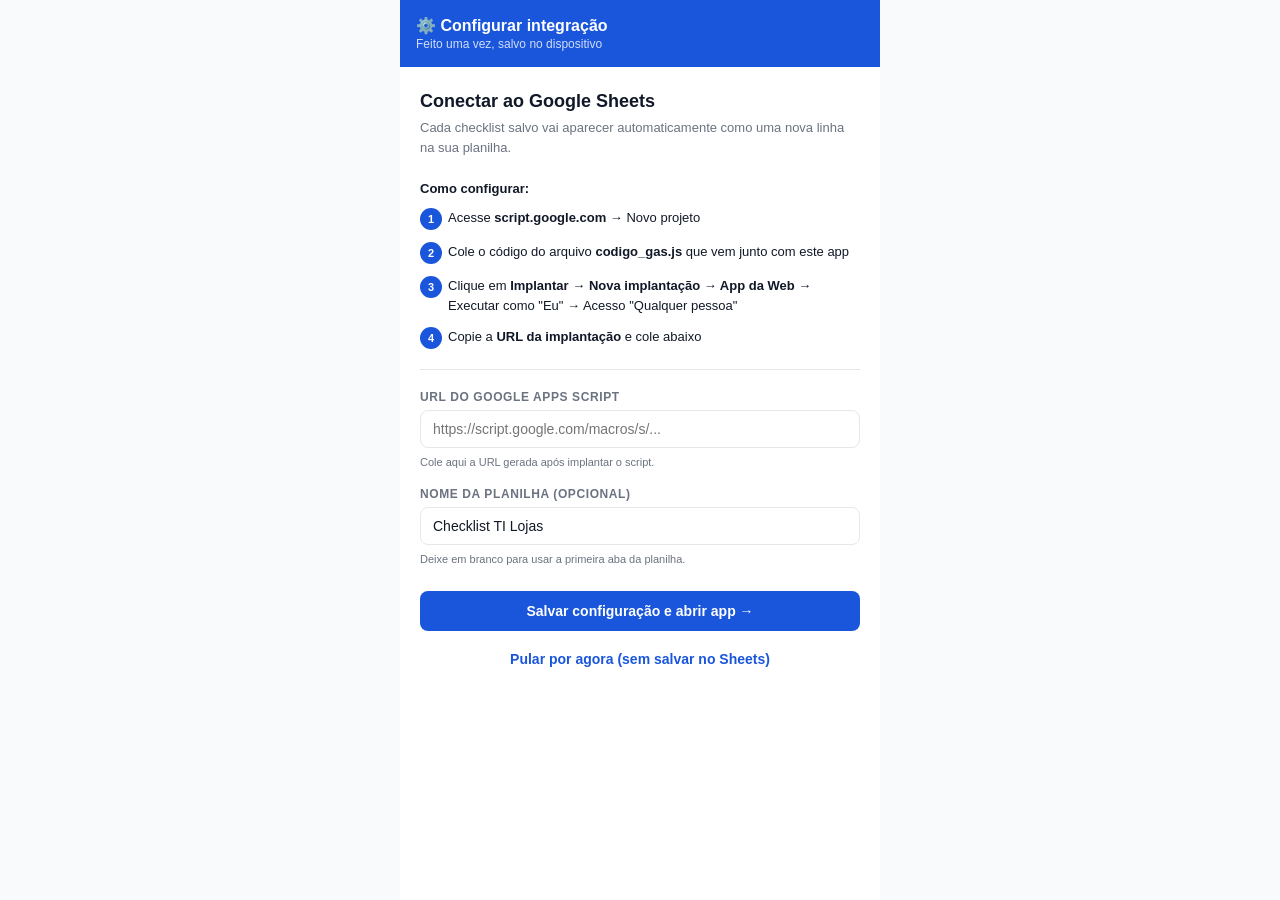
<file: index (1).html>
<!DOCTYPE html>
<html lang="pt-BR">
<head>
  <meta charset="UTF-8">
  <meta name="viewport" content="width=device-width, initial-scale=1.0, maximum-scale=1.0, user-scalable=no">
  <meta name="theme-color" content="#1a56db">
  <meta name="apple-mobile-web-app-capable" content="yes">
  <meta name="apple-mobile-web-app-status-bar-style" content="black-translucent">
  <meta name="apple-mobile-web-app-title" content="Checklist TI">
  <title>Checklist TI – Visita Loja</title>
  <link rel="manifest" href="manifest.json">
  <link rel="apple-touch-icon" href="icon-192.png">
  <style>
    :root {
      --brand: #1a56db;
      --brand-dark: #1448b8;
      --ok: #059669;
      --ok-light: #d1fae5;
      --atencao: #d97706;
      --atencao-light: #fef3c7;
      --critico: #dc2626;
      --critico-light: #fee2e2;
      --na: #6b7280;
      --na-light: #f3f4f6;
      --bg: #f9fafb;
      --surface: #ffffff;
      --border: #e5e7eb;
      --border-light: #f3f4f6;
      --text: #111827;
      --text-secondary: #6b7280;
      --radius: 8px;
    }
    * { box-sizing: border-box; margin: 0; padding: 0; -webkit-tap-highlight-color: transparent; }
    html, body { height: 100%; overflow: hidden; }
    body {
      font-family: -apple-system, BlinkMacSystemFont, 'Segoe UI', sans-serif;
      background: var(--bg);
      color: var(--text);
    }

    /* ── APP SHELL ── */
    #app {
      display: flex;
      flex-direction: column;
      height: 100%;
      height: 100dvh;
      max-width: 480px;
      margin: 0 auto;
      background: var(--surface);
      position: relative;
    }

    /* ── SCREENS ── */
    .screen { display: none; flex-direction: column; height: 100%; }
    .screen.active { display: flex; }

    /* ── TOPBAR ── */
    .topbar {
      background: var(--brand);
      color: #fff;
      padding: 12px 16px 10px;
      flex-shrink: 0;
      padding-top: calc(12px + env(safe-area-inset-top));
    }
    .topbar-title {
      font-size: 15px;
      font-weight: 600;
      display: flex;
      align-items: center;
      gap: 6px;
    }
    .topbar-title svg { width: 16px; height: 16px; opacity: 0.9; }
    .topbar-sub { font-size: 11px; opacity: 0.75; margin-top: 2px; }
    .topbar-meta { display: flex; gap: 8px; margin-top: 10px; }
    .meta-field {
      background: rgba(255,255,255,0.15);
      border-radius: 6px;
      padding: 5px 8px;
      font-size: 11px;
      flex: 1;
      color: #fff;
    }
    .meta-field input, .meta-field select {
      background: transparent;
      border: none;
      outline: none;
      color: #fff;
      font-size: 11px;
      width: 100%;
      font-family: inherit;
    }
    .meta-field input::placeholder { color: rgba(255,255,255,0.55); }
    .meta-field select option { color: #111; background: #fff; }
    .meta-label { font-size: 10px; opacity: 0.65; margin-bottom: 2px; }

    /* ── PROGRESS BAR ── */
    .progress-bar-wrap {
      background: var(--brand);
      padding: 0 16px 12px;
      flex-shrink: 0;
    }
    .progress-track {
      background: rgba(255,255,255,0.25);
      border-radius: 99px;
      height: 5px;
      overflow: hidden;
    }
    .progress-fill {
      background: #fff;
      height: 100%;
      border-radius: 99px;
      transition: width 0.3s ease;
    }
    .progress-txt {
      display: flex;
      justify-content: space-between;
      font-size: 10px;
      color: rgba(255,255,255,0.8);
      margin-top: 4px;
    }

    /* ── SECTION TABS ── */
    .section-tabs {
      display: flex;
      overflow-x: auto;
      background: var(--surface);
      border-bottom: 1px solid var(--border);
      scrollbar-width: none;
      flex-shrink: 0;
    }
    .section-tabs::-webkit-scrollbar { display: none; }
    .tab {
      padding: 9px 13px;
      font-size: 12px;
      white-space: nowrap;
      cursor: pointer;
      border-bottom: 2px solid transparent;
      color: var(--text-secondary);
      flex-shrink: 0;
      user-select: none;
      transition: color 0.15s;
    }
    .tab.active { color: var(--brand); border-bottom-color: var(--brand); font-weight: 600; }
    .tab-dot {
      display: inline-block;
      width: 5px; height: 5px;
      border-radius: 50%;
      margin-left: 4px;
      vertical-align: middle;
      background: var(--border);
      transition: background 0.2s;
    }
    .tab-dot.done { background: var(--ok); }
    .tab-dot.partial { background: var(--atencao); }

    /* ── SECTION CONTENT ── */
    .section-content {
      flex: 1;
      overflow-y: auto;
      -webkit-overflow-scrolling: touch;
      padding-bottom: 70px;
    }
    .section-header {
      background: var(--bg);
      padding: 8px 16px 5px;
      font-size: 10px;
      font-weight: 600;
      color: var(--text-secondary);
      letter-spacing: 0.06em;
      text-transform: uppercase;
      border-bottom: 1px solid var(--border-light);
      position: sticky;
      top: 0;
      z-index: 2;
    }
    .item-row {
      background: var(--surface);
      padding: 10px 14px;
      border-bottom: 1px solid var(--border-light);
      display: flex;
      align-items: center;
      gap: 10px;
    }
    .item-text {
      flex: 1;
      font-size: 13px;
      color: var(--text);
      line-height: 1.4;
    }
    .item-text.qty-label { color: var(--text-secondary); font-size: 12px; }
    .item-qty {
      width: 58px;
      border: 1px solid var(--border);
      border-radius: 6px;
      padding: 5px 6px;
      font-size: 12px;
      text-align: center;
      background: var(--bg);
      color: var(--text);
      font-family: inherit;
      outline: none;
    }
    .item-qty:focus { border-color: var(--brand); }
    .status-btns { display: flex; gap: 3px; flex-shrink: 0; }
    .sbtn {
      width: 34px; height: 30px;
      border-radius: 6px;
      border: 1.5px solid transparent;
      font-size: 12px;
      cursor: pointer;
      font-weight: 600;
      font-family: inherit;
      transition: all 0.12s;
      display: flex; align-items: center; justify-content: center;
      user-select: none;
    }
    .sbtn:active { transform: scale(0.92); }
    .ok-btn  { border-color: var(--ok);     color: var(--ok);     background: var(--surface); }
    .at-btn  { border-color: var(--atencao); color: var(--atencao); background: var(--surface); }
    .cr-btn  { border-color: var(--critico); color: var(--critico); background: var(--surface); }
    .na-btn  { border-color: var(--border);  color: var(--text-secondary); background: var(--surface); font-size: 9px; }
    .ok-btn.sel  { background: var(--ok);     color: #fff; }
    .at-btn.sel  { background: var(--atencao); color: #fff; }
    .cr-btn.sel  { background: var(--critico); color: #fff; }
    .na-btn.sel  { background: var(--na);     color: #fff; border-color: var(--na); }

    .obs-row {
      padding: 3px 14px 8px;
      background: var(--surface);
      border-bottom: 1px solid var(--border-light);
    }
    .obs-input {
      width: 100%;
      border: 1px solid var(--border);
      border-radius: 6px;
      padding: 6px 8px;
      font-size: 12px;
      resize: none;
      font-family: inherit;
      color: var(--text);
      background: var(--bg);
      height: 38px;
      outline: none;
    }
    .obs-input:focus { border-color: var(--brand); }
    .obs-input::placeholder { color: var(--text-secondary); }

    /* ── BOTTOM BAR ── */
    .bottom-bar {
      position: absolute;
      bottom: 0; left: 0; right: 0;
      background: var(--surface);
      border-top: 1px solid var(--border);
      padding: 8px 14px;
      padding-bottom: calc(8px + env(safe-area-inset-bottom));
      display: flex;
      gap: 8px;
      align-items: center;
      z-index: 10;
    }
    .score-box {
      flex: 1;
      background: var(--bg);
      border-radius: 8px;
      padding: 5px 10px;
      font-size: 10px;
      color: var(--text-secondary);
    }
    .score-num { font-size: 20px; font-weight: 700; color: var(--text); line-height: 1.1; }
    .legend { display: flex; gap: 6px; font-size: 10px; color: var(--text-secondary); align-items: center; }
    .dot { width: 8px; height: 8px; border-radius: 50%; display: inline-block; }
    .save-btn {
      background: var(--brand);
      color: #fff;
      border: none;
      border-radius: 8px;
      padding: 9px 16px;
      font-size: 13px;
      font-weight: 600;
      cursor: pointer;
      font-family: inherit;
      white-space: nowrap;
      transition: background 0.15s;
    }
    .save-btn:active { background: var(--brand-dark); }
    .save-btn:disabled { background: var(--na); cursor: not-allowed; }

    /* ── TOAST ── */
    .toast {
      position: fixed;
      bottom: 80px;
      left: 50%;
      transform: translateX(-50%) translateY(20px);
      background: #1f2937;
      color: #fff;
      padding: 10px 18px;
      border-radius: 20px;
      font-size: 13px;
      font-weight: 500;
      opacity: 0;
      transition: all 0.3s;
      z-index: 100;
      white-space: nowrap;
      pointer-events: none;
    }
    .toast.show { opacity: 1; transform: translateX(-50%) translateY(0); }
    .toast.success { background: var(--ok); }
    .toast.error { background: var(--critico); }

    /* ── LOADING OVERLAY ── */
    .loading-overlay {
      display: none;
      position: fixed;
      inset: 0;
      background: rgba(0,0,0,0.45);
      z-index: 200;
      align-items: center;
      justify-content: center;
      flex-direction: column;
      gap: 12px;
    }
    .loading-overlay.show { display: flex; }
    .spinner {
      width: 36px; height: 36px;
      border: 3px solid rgba(255,255,255,0.3);
      border-top-color: #fff;
      border-radius: 50%;
      animation: spin 0.8s linear infinite;
    }
    .loading-txt { color: #fff; font-size: 14px; font-weight: 500; }
    @keyframes spin { to { transform: rotate(360deg); } }

    /* ── CONFIG SCREEN ── */
    .config-screen {
      padding: 24px 20px;
      overflow-y: auto;
    }
    .config-title {
      font-size: 18px;
      font-weight: 700;
      margin-bottom: 6px;
    }
    .config-sub {
      font-size: 13px;
      color: var(--text-secondary);
      margin-bottom: 24px;
      line-height: 1.5;
    }
    .config-label {
      font-size: 12px;
      font-weight: 600;
      color: var(--text-secondary);
      margin-bottom: 6px;
      text-transform: uppercase;
      letter-spacing: 0.05em;
    }
    .config-input {
      width: 100%;
      border: 1.5px solid var(--border);
      border-radius: 8px;
      padding: 10px 12px;
      font-size: 14px;
      font-family: inherit;
      color: var(--text);
      background: var(--surface);
      outline: none;
      margin-bottom: 16px;
    }
    .config-input:focus { border-color: var(--brand); }
    .config-btn {
      width: 100%;
      background: var(--brand);
      color: #fff;
      border: none;
      border-radius: 8px;
      padding: 12px;
      font-size: 14px;
      font-weight: 600;
      font-family: inherit;
      cursor: pointer;
      margin-top: 8px;
    }
    .config-btn:active { background: var(--brand-dark); }
    .config-hint {
      font-size: 11px;
      color: var(--text-secondary);
      margin-top: -10px;
      margin-bottom: 16px;
      line-height: 1.5;
    }
    .step-badge {
      display: inline-flex;
      align-items: center;
      justify-content: center;
      width: 22px; height: 22px;
      background: var(--brand);
      color: #fff;
      border-radius: 50%;
      font-size: 11px;
      font-weight: 700;
      margin-right: 6px;
      flex-shrink: 0;
    }
    .step-row {
      display: flex;
      align-items: flex-start;
      gap: 0;
      margin-bottom: 12px;
    }
    .step-text { font-size: 13px; color: var(--text); line-height: 1.5; }
    .config-divider {
      border: none;
      border-top: 1px solid var(--border);
      margin: 20px 0;
    }
    .already-set {
      display: flex;
      align-items: center;
      gap: 8px;
      background: var(--ok-light);
      border-radius: 8px;
      padding: 10px 12px;
      font-size: 13px;
      color: var(--ok);
      font-weight: 500;
      margin-bottom: 12px;
    }
  </style>
</head>
<body>
<div id="app">

  <!-- LOADING -->
  <div class="loading-overlay" id="loadingOverlay">
    <div class="spinner"></div>
    <div class="loading-txt" id="loadingTxt">Salvando...</div>
  </div>

  <!-- TOAST -->
  <div class="toast" id="toast"></div>

  <!-- ══ TELA: CONFIG (primeiro uso) ══ -->
  <div class="screen active" id="screenConfig">
    <div style="background:var(--brand);color:#fff;padding:16px;padding-top:calc(16px + env(safe-area-inset-top));flex-shrink:0;">
      <div style="font-size:16px;font-weight:700;">⚙️ Configurar integração</div>
      <div style="font-size:12px;opacity:0.8;margin-top:2px;">Feito uma vez, salvo no dispositivo</div>
    </div>
    <div class="config-screen">
      <div class="config-title">Conectar ao Google Sheets</div>
      <div class="config-sub">Cada checklist salvo vai aparecer automaticamente como uma nova linha na sua planilha.</div>

      <div style="font-size:13px;font-weight:600;margin-bottom:12px;">Como configurar:</div>

      <div class="step-row">
        <span class="step-badge">1</span>
        <span class="step-text">Acesse <strong>script.google.com</strong> → Novo projeto</span>
      </div>
      <div class="step-row">
        <span class="step-badge">2</span>
        <span class="step-text">Cole o código do arquivo <strong>codigo_gas.js</strong> que vem junto com este app</span>
      </div>
      <div class="step-row">
        <span class="step-badge">3</span>
        <span class="step-text">Clique em <strong>Implantar → Nova implantação → App da Web</strong> → Executar como "Eu" → Acesso "Qualquer pessoa"</span>
      </div>
      <div class="step-row">
        <span class="step-badge">4</span>
        <span class="step-text">Copie a <strong>URL da implantação</strong> e cole abaixo</span>
      </div>

      <hr class="config-divider">

      <div id="alreadySetMsg" class="already-set" style="display:none;">
        ✅ URL já configurada — pode alterar abaixo se necessário
      </div>

      <div class="config-label">URL do Google Apps Script</div>
      <input class="config-input" id="gasUrl" type="url" placeholder="https://script.google.com/macros/s/...">
      <div class="config-hint">Cole aqui a URL gerada após implantar o script.</div>

      <div class="config-label">Nome da planilha (opcional)</div>
      <input class="config-input" id="sheetName" type="text" placeholder="Checklist TI Lojas" value="Checklist TI Lojas">
      <div class="config-hint">Deixe em branco para usar a primeira aba da planilha.</div>

      <button class="config-btn" onclick="saveConfig()">Salvar configuração e abrir app →</button>
      <button class="config-btn" style="background:transparent;color:var(--brand);margin-top:8px;" onclick="skipConfig()">Pular por agora (sem salvar no Sheets)</button>
    </div>
  </div>

  <!-- ══ TELA: CHECKLIST ══ -->
  <div class="screen" id="screenChecklist">
    <!-- Topbar -->
    <div class="topbar">
      <div style="display:flex;align-items:center;justify-content:space-between;">
        <div class="topbar-title">
          <svg viewBox="0 0 24 24" fill="none" stroke="currentColor" stroke-width="2"><rect x="2" y="3" width="20" height="14" rx="2"/><path d="M8 21h8M12 17v4"/></svg>
          Checklist TI – Visita Loja
        </div>
        <button onclick="goConfig()" style="background:rgba(255,255,255,0.2);border:none;color:#fff;border-radius:6px;padding:4px 8px;font-size:11px;cursor:pointer;">⚙️</button>
      </div>
      <div class="topbar-meta">
        <div class="meta-field">
          <div class="meta-label">Loja</div>
          <input id="inp-loja" placeholder="Nome da loja" autocomplete="off">
        </div>
        <div class="meta-field">
          <div class="meta-label">Data</div>
          <input id="inp-data" type="date">
        </div>
      </div>
      <div class="topbar-meta" style="margin-top:6px;">
        <div class="meta-field">
          <div class="meta-label">Responsável</div>
          <input id="inp-resp" placeholder="Seu nome" autocomplete="off">
        </div>
        <div class="meta-field">
          <div class="meta-label">Regional</div>
          <input id="inp-reg" placeholder="Regional" autocomplete="off">
        </div>
      </div>
    </div>

    <!-- Progress -->
    <div class="progress-bar-wrap">
      <div class="progress-track"><div class="progress-fill" id="prog-fill" style="width:0%"></div></div>
      <div class="progress-txt">
        <span id="prog-txt">0 de 0 itens preenchidos</span>
        <span id="prog-pct">0%</span>
      </div>
    </div>

    <!-- Abas -->
    <div class="section-tabs" id="section-tabs"></div>

    <!-- Conteúdo -->
    <div class="section-content" id="section-content"></div>

    <!-- Bottom bar -->
    <div class="bottom-bar">
      <div class="score-box">
        <div style="font-size:10px;color:var(--text-secondary);">Score geral</div>
        <div class="score-num" id="score-num">—</div>
      </div>
      <div class="legend">
        <span><span class="dot" style="background:var(--ok)"></span> OK</span>
        <span><span class="dot" style="background:var(--atencao)"></span> At.</span>
        <span><span class="dot" style="background:var(--critico)"></span> Crit.</span>
      </div>
      <button class="save-btn" id="saveBtn" onclick="salvarChecklist()">Salvar ↗</button>
    </div>
  </div>

</div>

<script>
// ════════════════════════════════════════════
// DADOS DO CHECKLIST
// ════════════════════════════════════════════
const SECTIONS = [
  { id: 'geral', label: 'Geral', items: [
    { id: 'g1', text: 'Gerente presente', type: 'status' },
    { id: 'g2', text: 'Resp. TI presente', type: 'status' },
    { id: 'g3', text: 'PDVs padrão abertos', type: 'status' },
    { id: 'g4', text: 'PDVs padrão – fila', type: 'qty', placeholder: 'Qtde' },
    { id: 'g5', text: 'PDVs self checkout abertos', type: 'status' },
    { id: 'g6', text: 'PDVs self checkout – fila', type: 'qty', placeholder: 'Qtde' },
  ]},
  { id: 'visao', label: 'Visão Geral', items: [
    { id: 'v1', text: 'Loja segue padrão de uso dos ativos de TI', type: 'status' },
    { id: 'v2', text: 'Não há equipamentos fora de área controlada', type: 'status' },
    { id: 'v3', text: 'Não há acúmulo de sucata', type: 'status' },
  ]},
  { id: 'comp', label: 'Computadores', items: [
    { id: 'c1', text: 'Qtde de notebooks controlada', type: 'status' },
    { id: 'c2', text: 'Notebooks no CPD quando sem uso', type: 'status' },
    { id: 'c3', text: 'Sem notebooks em áreas indevidas', type: 'status' },
    { id: 'c4', text: 'CPUs no CPD identificadas', type: 'status' },
    { id: 'c5', text: 'CPUs fora do CPD mapeadas', type: 'status' },
    { id: 'c6', text: 'Monitores no CPD organizados', type: 'status' },
    { id: 'c7', text: 'Equipamentos parados identificados', type: 'status' },
  ]},
  { id: 'imp', label: 'Impressoras', items: [
    { id: 'i1', text: 'Qtde de impressoras condiz com contrato', type: 'status' },
    { id: 'i2', text: 'Impressoras conferidas fisicamente', type: 'status' },
    { id: 'i3', text: 'Impressoras PDV ativas funcionando', type: 'status' },
    { id: 'i4', text: 'Impressoras PDV no CPD identificadas', type: 'status' },
    { id: 'i5', text: 'Sem impressoras fora de uso sem controle', type: 'status' },
  ]},
  { id: 'cftv', label: 'CFTV', items: [
    { id: 'cf1', text: 'Cobertura estacionamento adequada', type: 'status' },
    { id: 'cf2', text: 'Cobertura entrada/saída', type: 'status' },
    { id: 'cf3', text: 'Cobertura refrigerados', type: 'status' },
    { id: 'cf4', text: 'Cobertura recebimento (fundos)', type: 'status' },
    { id: 'cf5', text: 'Cobertura área de PDV', type: 'status' },
    { id: 'cf6', text: 'Cobertura áreas críticas/gôndolas', type: 'status' },
    { id: 'cf7', text: 'Todas as câmeras funcionando', type: 'status' },
    { id: 'cf8', text: 'Imagem com qualidade adequada', type: 'status' },
    { id: 'cf9', text: 'Gravação ativa', type: 'status' },
  ]},
  { id: 'audio', label: 'Áudio', items: [
    { id: 'a1', text: 'Caixas/bolas funcionando', type: 'status' },
    { id: 'a2', text: 'Volume adequado', type: 'status' },
    { id: 'a3', text: 'Sem ruído/interferência', type: 'status' },
    { id: 'a4', text: 'Cobertura uniforme', type: 'status' },
  ]},
  { id: 'ant', label: 'Antenas', items: [
    { id: 'an1', text: 'Portal na entrada', type: 'status' },
    { id: 'an2', text: 'Portal na saída', type: 'status' },
    { id: 'an3', text: 'Portais ligados', type: 'status' },
    { id: 'an4', text: 'Teste RFID realizado', type: 'status' },
  ]},
  { id: 'col', label: 'Coletores', items: [
    { id: 'co1', text: 'Quantidade total conhecida', type: 'status' },
    { id: 'co2', text: 'Quantidade no CPD', type: 'qty', placeholder: 'Qtde' },
    { id: 'co3', text: 'Armazenamento adequado', type: 'status' },
    { id: 'co4', text: 'Equipamentos com capa', type: 'status' },
    { id: 'co5', text: 'Equipamentos com bandoleira', type: 'status' },
    { id: 'co6', text: 'Estado físico adequado', type: 'status' },
    { id: 'co7', text: 'Sem retenção por usuários', type: 'status' },
  ]},
  { id: 'bal', label: 'Balanças', items: [
    { id: 'bm1', text: '[Mesa] Qtde no FLV adequada', type: 'status' },
    { id: 'bm2', text: '[Mesa] Qtde no açougue adequada', type: 'status' },
    { id: 'bm3', text: '[Mesa] Qtde em reserva/CPD', type: 'qty', placeholder: 'Qtde' },
    { id: 'bm4', text: '[Mesa] Funcionamento correto', type: 'status' },
    { id: 'bm5', text: '[Mesa] Integração com preço/etiqueta OK', type: 'status' },
    { id: 'bm6', text: '[Mesa] Sem sinais de mau uso', type: 'status' },
    { id: 'bp1', text: '[Piso] Quantidade controlada', type: 'status' },
    { id: 'bp2', text: '[Piso] Estado de conservação', type: 'status' },
    { id: 'bp3', text: '[Piso] Não usadas como apoio/armazenagem', type: 'status' },
    { id: 'bp4', text: '[Piso] Funcionamento correto', type: 'status' },
  ]},
  { id: 'cel', label: 'Celulares', items: [
    { id: 'ce1', text: 'Quantidade total controlada', type: 'status' },
    { id: 'ce2', text: 'Todos ativos', type: 'status' },
    { id: 'ce3', text: 'Em uso operacional', type: 'status' },
    { id: 'ce4', text: 'Com MDM aplicado', type: 'status' },
  ]},
  { id: 'scan', label: 'Scanners', items: [
    { id: 'sc1', text: 'Quantidade total', type: 'qty', placeholder: 'Qtde' },
    { id: 'sc2', text: 'Cabos em bom estado', type: 'status' },
    { id: 'sc3', text: 'Percentual de falha baixo', type: 'status' },
  ]},
  { id: 'self', label: 'Self Checkout', items: [
    { id: 'sl1', text: 'Quantidade total', type: 'qty', placeholder: 'Qtde' },
    { id: 'sl2', text: 'Quantidade funcionando', type: 'qty', placeholder: 'Qtde' },
    { id: 'sl3', text: 'Equipamentos parados identificados', type: 'status' },
    { id: 'sl4', text: 'Motivo de parada conhecido', type: 'status' },
    { id: 'sl5', text: 'Ventilação adequada', type: 'status' },
    { id: 'sl6', text: 'Sem problemas de pesagem', type: 'status' },
  ]},
  { id: 'tel', label: 'Telefonia', items: [
    { id: 't1', text: 'Telefones funcionando', type: 'status' },
    { id: 't2', text: 'Linhas operantes', type: 'status' },
    { id: 't3', text: 'Sem reclamações da loja', type: 'status' },
  ]},
  { id: 'cpd', label: 'CPD', items: [
    { id: 'cp1', text: 'Ambiente organizado', type: 'status' },
    { id: 'cp2', text: 'Equipamentos identificados', type: 'status' },
    { id: 'cp3', text: 'Sem acúmulo de sucata', type: 'status' },
    { id: 'cp4', text: 'Controle de estoque local', type: 'status' },
    { id: 'cp5', text: 'Acesso controlado', type: 'status' },
  ]},
  { id: 'rede', label: 'Rede', items: [
    { id: 'r1', text: 'Wi-Fi funcionando', type: 'status' },
    { id: 'r2', text: 'Rede operacional estável', type: 'status' },
    { id: 'r3', text: 'Rack organizado', type: 'status' },
    { id: 'r4', text: 'Cabeamento organizado', type: 'status' },
  ]},
  { id: 'ener', label: 'Energia', items: [
    { id: 'en1', text: 'Nobreak funcionando', type: 'status' },
    { id: 'en2', text: 'Equipamentos protegidos', type: 'status' },
    { id: 'en3', text: 'Sem sobrecarga elétrica', type: 'status' },
  ]},
  { id: 'proc', label: 'Processo', items: [
    { id: 'pr1', text: 'Loja abre chamados corretamente', type: 'status' },
    { id: 'pr2', text: 'Sem atendimento fora do fluxo', type: 'status' },
    { id: 'pr3', text: 'Equipamentos quebrados não ficam retidos', type: 'status' },
  ]},
  { id: 'seg', label: 'Segurança', items: [
    { id: 's1', text: 'Equipamentos não expostos', type: 'status' },
    { id: 's2', text: 'Sem risco de furto', type: 'status' },
    { id: 's3', text: 'Controle de acesso ao CPD', type: 'status' },
  ]},
];

// ════════════════════════════════════════════
// ESTADO
// ════════════════════════════════════════════
const state = {};
let currentSection = SECTIONS[0].id;

// ════════════════════════════════════════════
// INIT
// ════════════════════════════════════════════
document.addEventListener('DOMContentLoaded', () => {
  // Data de hoje
  document.getElementById('inp-data').value = new Date().toISOString().split('T')[0];

  // Verifica se já tem URL configurada
  const savedUrl = localStorage.getItem('gas_url');
  if (savedUrl) {
    document.getElementById('alreadySetMsg').style.display = 'flex';
    document.getElementById('gasUrl').value = savedUrl;
    const savedSheet = localStorage.getItem('sheet_name');
    if (savedSheet) document.getElementById('sheetName').value = savedSheet;
    // Vai direto para o checklist
    showScreen('screenChecklist');
    initChecklist();
  } else {
    showScreen('screenConfig');
  }
});

function showScreen(id) {
  document.querySelectorAll('.screen').forEach(s => s.classList.remove('active'));
  document.getElementById(id).classList.add('active');
}

function initChecklist() {
  renderTabs();
  renderSection();
  renderScore();
}

// ════════════════════════════════════════════
// CONFIG
// ════════════════════════════════════════════
function saveConfig() {
  const url = document.getElementById('gasUrl').value.trim();
  const sheet = document.getElementById('sheetName').value.trim();
  if (!url) { showToast('Cole a URL do Apps Script primeiro', 'error'); return; }
  if (!url.startsWith('https://script.google.com')) {
    showToast('URL inválida — deve começar com script.google.com', 'error'); return;
  }
  localStorage.setItem('gas_url', url);
  localStorage.setItem('sheet_name', sheet || 'Checklist TI Lojas');
  showToast('Configuração salva!', 'success');
  setTimeout(() => {
    showScreen('screenChecklist');
    initChecklist();
  }, 800);
}

function skipConfig() {
  showScreen('screenChecklist');
  initChecklist();
}

function goConfig() {
  const savedUrl = localStorage.getItem('gas_url');
  if (savedUrl) {
    document.getElementById('alreadySetMsg').style.display = 'flex';
    document.getElementById('gasUrl').value = savedUrl;
  }
  showScreen('screenConfig');
}

// ════════════════════════════════════════════
// RENDER
// ════════════════════════════════════════════
function getStatusItems() {
  return SECTIONS.flatMap(s => s.items.filter(i => i.type === 'status'));
}

function calcProgress() {
  const all = getStatusItems();
  const filled = all.filter(i => state[i.id] && state[i.id].status);
  return { total: all.length, filled: filled.length };
}

function calcScore() {
  const all = getStatusItems();
  const filled = all.filter(i => state[i.id] && state[i.id].status);
  if (!filled.length) return null;
  const pts = { ok: 1, atencao: 0.5, critico: 0, na: null };
  let sum = 0, n = 0;
  filled.forEach(i => {
    const v = pts[state[i.id].status];
    if (v !== null) { sum += v; n++; }
  });
  return n ? Math.round((sum / n) * 100) : null;
}

function sectionDone(sec) {
  const items = sec.items.filter(i => i.type === 'status');
  if (!items.length) return 'empty';
  const filled = items.filter(i => state[i.id] && state[i.id].status);
  if (!filled.length) return 'none';
  if (filled.length === items.length) return 'done';
  return 'partial';
}

function renderTabs() {
  const el = document.getElementById('section-tabs');
  el.innerHTML = SECTIONS.map(s => {
    const done = sectionDone(s);
    const dotClass = done === 'done' ? 'done' : done === 'partial' ? 'partial' : '';
    return `<div class="tab ${s.id === currentSection ? 'active' : ''}" onclick="switchSection('${s.id}')">${s.label}<span class="tab-dot ${dotClass}"></span></div>`;
  }).join('');
  // Scroll até a aba ativa
  const activeTab = el.querySelector('.tab.active');
  if (activeTab) activeTab.scrollIntoView({ inline: 'nearest', behavior: 'smooth' });
}

function renderSection() {
  const sec = SECTIONS.find(s => s.id === currentSection);
  let html = `<div class="section-header">${sec.label}</div>`;
  sec.items.forEach(item => {
    const s = state[item.id] || {};
    if (item.type === 'qty') {
      html += `<div class="item-row">
        <span class="item-text qty-label">${item.text}</span>
        <input class="item-qty" type="number" min="0" inputmode="numeric" placeholder="${item.placeholder || 'Nº'}" value="${s.qty || ''}" oninput="setQty('${item.id}', this.value)">
      </div>`;
    } else {
      const ok = s.status === 'ok' ? 'sel' : '';
      const at = s.status === 'atencao' ? 'sel' : '';
      const cr = s.status === 'critico' ? 'sel' : '';
      const na = s.status === 'na' ? 'sel' : '';
      html += `<div class="item-row">
        <span class="item-text">${item.text}</span>
        <div class="status-btns">
          <button class="sbtn ok-btn ${ok}" onclick="setStatus('${item.id}','ok')">✓</button>
          <button class="sbtn at-btn ${at}" onclick="setStatus('${item.id}','atencao')">!</button>
          <button class="sbtn cr-btn ${cr}" onclick="setStatus('${item.id}','critico')">✗</button>
          <button class="sbtn na-btn ${na}" onclick="setStatus('${item.id}','na')">N/A</button>
        </div>
      </div>`;
      if (s.status === 'atencao' || s.status === 'critico') {
        html += `<div class="obs-row"><textarea class="obs-input" placeholder="Observação (opcional)..." oninput="setObs('${item.id}', this.value)">${s.obs || ''}</textarea></div>`;
      }
    }
  });
  document.getElementById('section-content').innerHTML = html;
}

function renderScore() {
  const { total, filled } = calcProgress();
  const pct = total ? Math.round(filled / total * 100) : 0;
  document.getElementById('prog-fill').style.width = pct + '%';
  document.getElementById('prog-txt').textContent = `${filled} de ${total} itens preenchidos`;
  document.getElementById('prog-pct').textContent = pct + '%';
  const score = calcScore();
  document.getElementById('score-num').textContent = score !== null ? score + '%' : '—';
}

// ════════════════════════════════════════════
// INTERAÇÕES
// ════════════════════════════════════════════
function setStatus(id, status) {
  if (!state[id]) state[id] = {};
  if (state[id].status === status) { delete state[id].status; }
  else { state[id].status = status; }
  renderSection();
  renderTabs();
  renderScore();
}

function setQty(id, val) {
  if (!state[id]) state[id] = {};
  state[id].qty = val;
}

function setObs(id, val) {
  if (!state[id]) state[id] = {};
  state[id].obs = val;
}

function switchSection(id) {
  currentSection = id;
  renderTabs();
  renderSection();
  document.getElementById('section-content').scrollTop = 0;
}

// ════════════════════════════════════════════
// SALVAR NO GOOGLE SHEETS
// ════════════════════════════════════════════
async function salvarChecklist() {
  const loja = document.getElementById('inp-loja').value.trim();
  const data = document.getElementById('inp-data').value;
  const resp = document.getElementById('inp-resp').value.trim();
  const reg  = document.getElementById('inp-reg').value.trim();

  if (!loja) { showToast('Preencha o nome da loja', 'error'); return; }
  if (!resp) { showToast('Preencha o responsável', 'error'); return; }

  const gasUrl = localStorage.getItem('gas_url');
  const score = calcScore();
  const { total, filled } = calcProgress();

  // Monta payload — uma linha por visita com todos os itens em JSON
  const itensJson = {};
  SECTIONS.forEach(sec => {
    sec.items.forEach(item => {
      const s = state[item.id] || {};
      if (item.type === 'status') {
        itensJson[item.id] = { secao: sec.label, item: item.text, status: s.status || '', obs: s.obs || '' };
      } else {
        itensJson[item.id] = { secao: sec.label, item: item.text, qty: s.qty || '' };
      }
    });
  });

  // Monta linha para o Sheets (formato flat, uma coluna por seção/status)
  const linhas = [];
  SECTIONS.forEach(sec => {
    sec.items.forEach(item => {
      const s = state[item.id] || {};
      linhas.push([
        loja,
        data,
        resp,
        reg,
        sec.label,
        item.text,
        item.type === 'status' ? (s.status || '') : '',
        item.type === 'qty' ? (s.qty || '') : '',
        s.obs || '',
        score !== null ? score + '%' : '',
        `${filled}/${total}`,
        new Date().toLocaleString('pt-BR')
      ]);
    });
  });

  if (!gasUrl) {
    // Sem integração — apenas mostra confirmação local
    showToast('✅ Checklist concluído! (sem integração Sheets)', 'success');
    return;
  }

  // Envia para o Google Apps Script
  setLoading(true, 'Salvando no Sheets...');
  document.getElementById('saveBtn').disabled = true;

  try {
    const payload = {
      sheetName: localStorage.getItem('sheet_name') || 'Checklist TI Lojas',
      headers: ['Loja','Data','Responsável','Regional','Seção','Item','Status','Quantidade','Observação','Score','Progresso','Salvo em'],
      rows: linhas
    };

    const response = await fetch(gasUrl, {
      method: 'POST',
      headers: { 'Content-Type': 'text/plain' },
      body: JSON.stringify(payload)
    });

    const result = await response.text();
    setLoading(false);
    document.getElementById('saveBtn').disabled = false;

    if (result.includes('OK') || result.includes('ok') || response.ok) {
      showToast('✅ Salvo no Google Sheets!', 'success');
      // Limpa estado após salvar
      setTimeout(() => {
        if (confirm('Checklist salvo! Iniciar nova visita?')) {
          resetChecklist();
        }
      }, 1000);
    } else {
      showToast('Erro ao salvar. Verifique a URL do script.', 'error');
    }
  } catch (e) {
    setLoading(false);
    document.getElementById('saveBtn').disabled = false;
    showToast('Erro de conexão. Tente novamente.', 'error');
    console.error(e);
  }
}

function resetChecklist() {
  Object.keys(state).forEach(k => delete state[k]);
  document.getElementById('inp-loja').value = '';
  document.getElementById('inp-resp').value = '';
  document.getElementById('inp-reg').value = '';
  document.getElementById('inp-data').value = new Date().toISOString().split('T')[0];
  currentSection = SECTIONS[0].id;
  renderTabs();
  renderSection();
  renderScore();
}

// ════════════════════════════════════════════
// UTILITÁRIOS
// ════════════════════════════════════════════
function setLoading(show, txt = 'Carregando...') {
  const el = document.getElementById('loadingOverlay');
  document.getElementById('loadingTxt').textContent = txt;
  el.classList.toggle('show', show);
}

let toastTimer;
function showToast(msg, type = '') {
  const t = document.getElementById('toast');
  t.textContent = msg;
  t.className = 'toast show ' + type;
  clearTimeout(toastTimer);
  toastTimer = setTimeout(() => { t.classList.remove('show'); }, 3000);
}
</script>

<!-- SERVICE WORKER REGISTRATION -->
<script>
if ('serviceWorker' in navigator) {
  navigator.serviceWorker.register('sw.js').catch(() => {});
}
</script>
</body>
</html>
</file>
